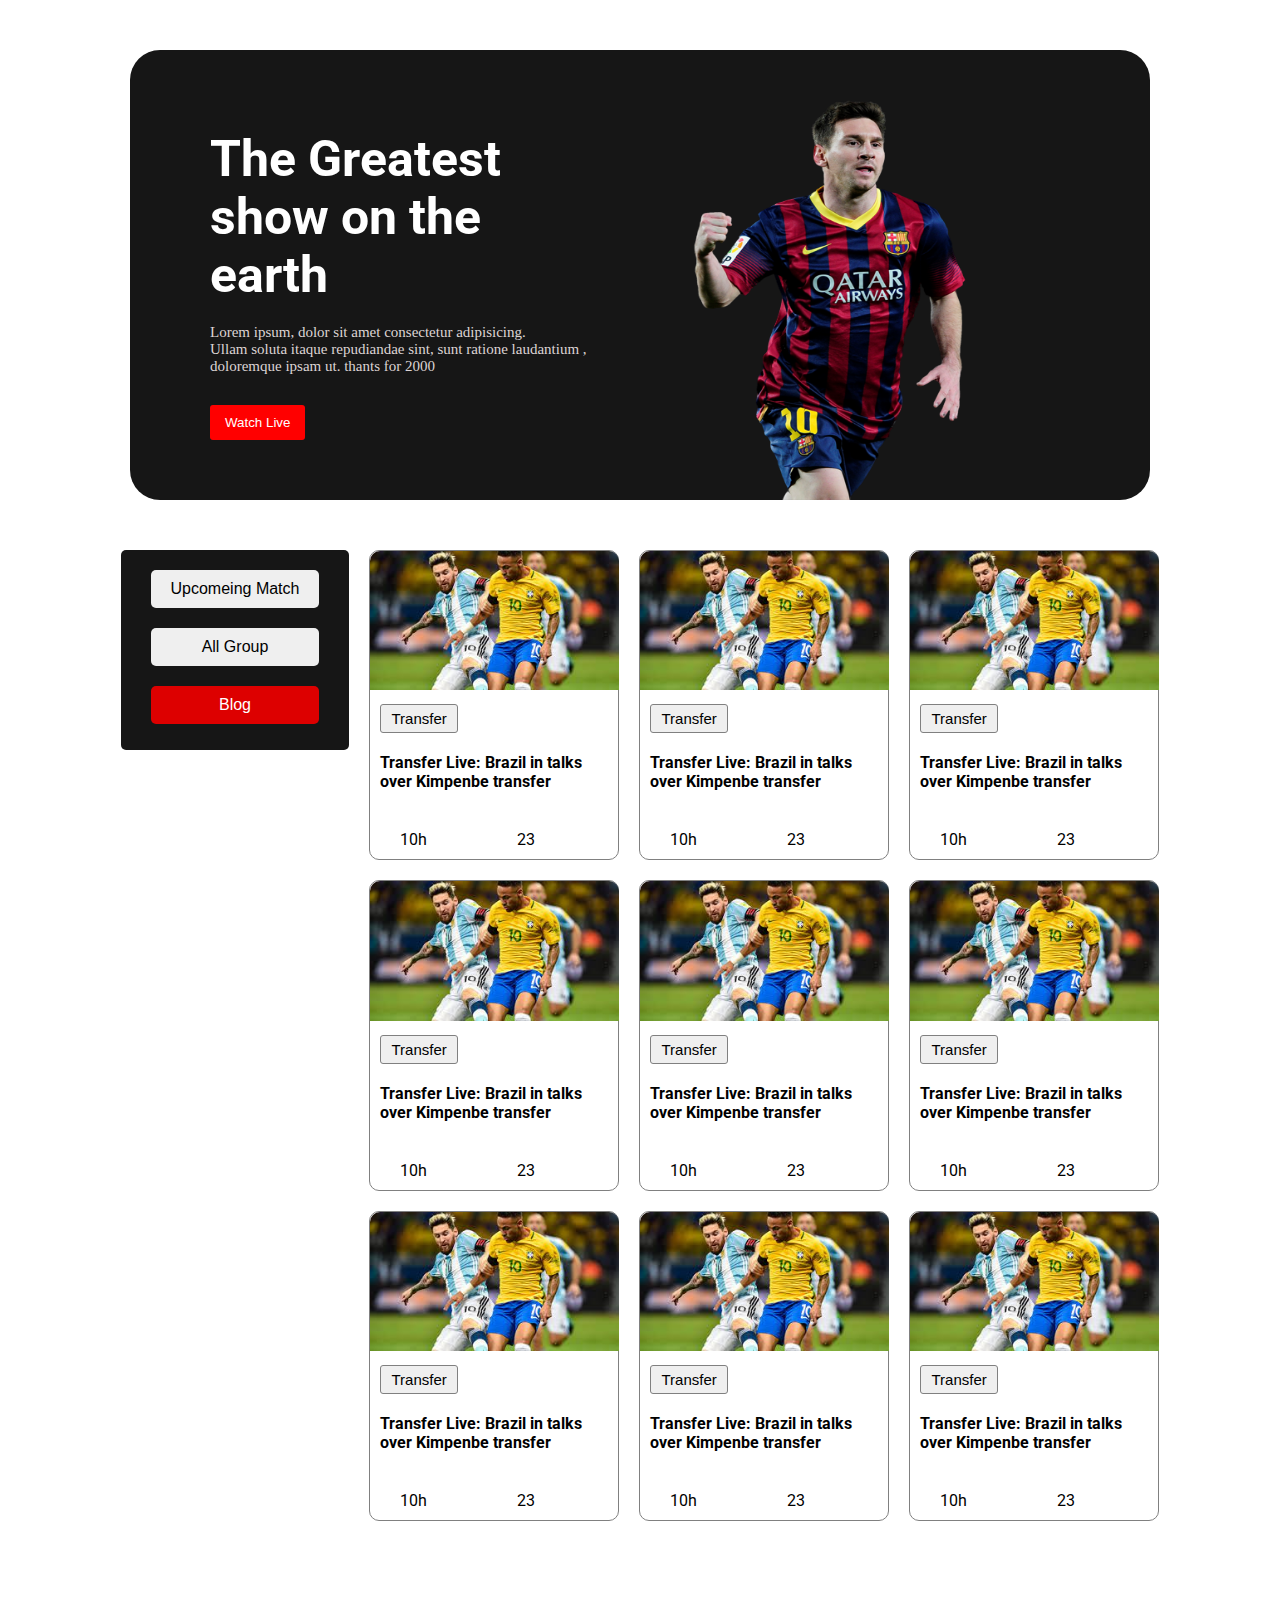
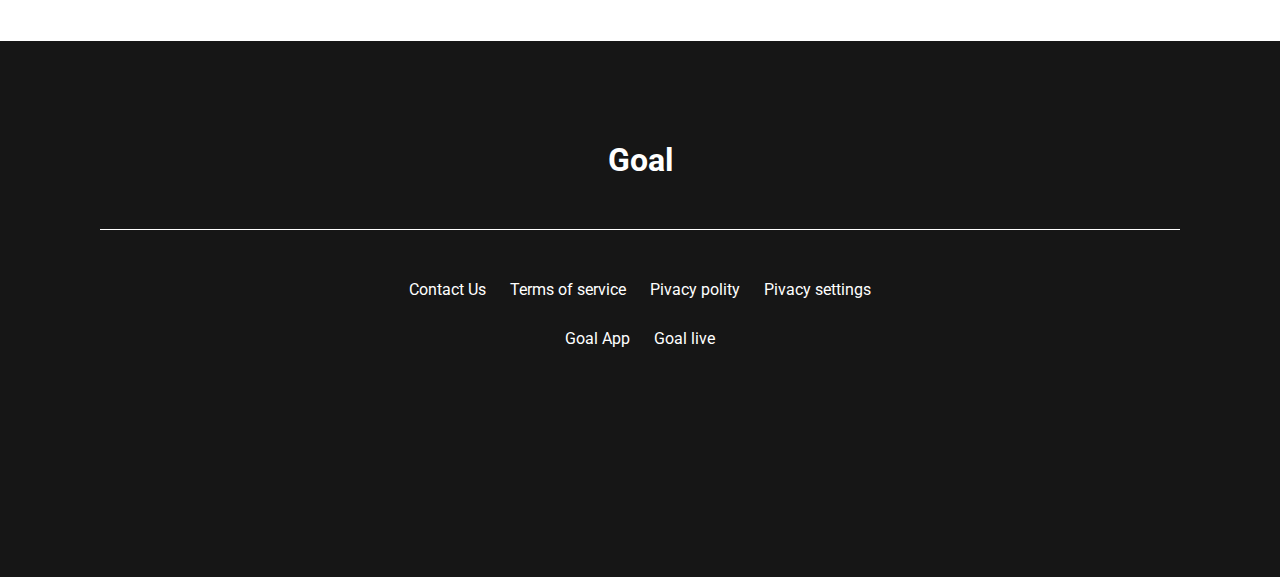
<file: index.html>
<!DOCTYPE html>
<html lang="en">
<head>
    <meta charset="UTF-8">
    <meta http-equiv="X-UA-Compatible" content="IE=edge">
    <meta name="viewport" content="width=device-width, initial-scale=1.0">
    <title>Document</title>
    <link rel="preconnect" href="https://fonts.gstatic.com" crossorigin>
    <link href="https://fonts.googleapis.com/css2?family=Hurricane&family=Italianno&family=Montserrat&family=Roboto:wght@400;500;700;900&display=swap" rel="stylesheet">
    <link rel="stylesheet" href="https://cdnjs.cloudflare.com/ajax/libs/font-awesome/6.1.1/css/all.min.css" integrity="sha512-KfkfwYDsLkIlwQp6LFnl8zNdLGxu9YAA1QvwINks4PhcElQSvqcyVLLD9aMhXd13uQjoXtEKNosOWaZqXgel0g==" crossorigin="anonymous" referrerpolicy="no-referrer" />
<link rel="stylesheet" href="styles/style.css" class="css">
</head>
<body>
    <header>
        <article class="header-desc">
            <div class="header-heading">
                <h1>The Greatest <br>
                    show on the <br> earth</h1>
            </div>
            <div class="header-paragraph">
                <p>Lorem ipsum, dolor sit amet consectetur adipisicing. <br> Ullam soluta itaque repudiandae sint, <span>sunt ratione  laudantium ,<br>doloremque ipsam ut. thants for 2000</span></p>
            </div>
            <button class="btn">
                Watch Live
                <i class="fa-solid fa-chevron-right"></i>
            </button>
        </article>

        <div class="images">
            <img src="images/messi.png" alt="">
        </div>
            
    </header>
    <main class="main">
        <section class="button">

            <button class="match-btn">
                <a href="Webpage2.html" class="webpage2">
                    Upcomeing Match
                </a>
            </button>
            <button class="match-btn">
                All Group
            </button>
            <button class="match-btn  match-btn-red">
                Blog
            </button>
            
        </section>

        <secction class="match-time">
            <div class="match-shediul">
                <img src="images/match.png" alt="" class="image"><br>
                <button class="shediul-button">Transfer</button>
                <p class="paragraph">Transfer Live: Brazil in talks over Kimpenbe transfer</p>
                <br>
                <div class="others">
                    <i class="fa-regular fa-clock clock"></i>
                    <p class="time">10h</p>

                        
                   <div class="message">
                    <i class="fa-regular fa-message clock message-icon"></i>
                    <p class="time">23</p>

                    </div>

                   </div>

                </div>
            <div class="match-shediul">
                <img src="images/match.png" alt="" class="image"><br>
                <button class="shediul-button">Transfer</button>
                <p class="paragraph">Transfer Live: Brazil in talks over Kimpenbe transfer</p>
                <br>
                <div class="others">
                    <i class="fa-regular fa-clock clock"></i>
                    <p class="time">10h</p>

                        
                   <div class="message">
                    <i class="fa-regular fa-message clock message-icon"></i>
                    <p class="time">23</p>

                    </div>

                   </div>

                </div>
            <div class="match-shediul">
                <img src="images/match.png" alt="" class="image"><br>
                <button class="shediul-button">Transfer</button>
                <p class="paragraph">Transfer Live: Brazil in talks over Kimpenbe transfer</p>
                <br>
                <div class="others">
                    <i class="fa-regular fa-clock clock"></i>
                    <p class="time">10h</p>

                        
                   <div class="message">
                    <i class="fa-regular fa-message clock message-icon"></i>
                    <p class="time">23</p>

                    </div>

                   </div>

                </div>
            <div class="match-shediul">
                <img src="images/match.png" alt="" class="image"><br>
                <button class="shediul-button">Transfer</button>
                <p class="paragraph">Transfer Live: Brazil in talks over Kimpenbe transfer</p>
                <br>
                <div class="others">
                    <i class="fa-regular fa-clock clock"></i>
                    <p class="time">10h</p>

                        
                   <div class="message">
                    <i class="fa-regular fa-message clock message-icon"></i>
                    <p class="time">23</p>

                    </div>

                   </div>

                </div>
            <div class="match-shediul">
                <img src="images/match.png" alt="" class="image"><br>
                <button class="shediul-button">Transfer</button>
                <p class="paragraph">Transfer Live: Brazil in talks over Kimpenbe transfer</p>
                <br>
                <div class="others">
                    <i class="fa-regular fa-clock clock"></i>
                    <p class="time">10h</p>

                        
                   <div class="message">
                    <i class="fa-regular fa-message clock message-icon"></i>
                    <p class="time">23</p>

                    </div>

                   </div>

                </div>
            <div class="match-shediul">
                <img src="images/match.png" alt="" class="image"><br>
                <button class="shediul-button">Transfer</button>
                <p class="paragraph">Transfer Live: Brazil in talks over Kimpenbe transfer</p>
                <br>
                <div class="others">
                    <i class="fa-regular fa-clock clock"></i>
                    <p class="time">10h</p>

                        
                   <div class="message">
                    <i class="fa-regular fa-message clock message-icon"></i>
                    <p class="time">23</p>

                    </div>

                   </div>

                </div>
            <div class="match-shediul">
                <img src="images/match.png" alt="" class="image"><br>
                <button class="shediul-button">Transfer</button>
                <p class="paragraph">Transfer Live: Brazil in talks over Kimpenbe transfer</p>
                <br>
                <div class="others">
                    <i class="fa-regular fa-clock clock"></i>
                    <p class="time">10h</p>

                        
                   <div class="message">
                    <i class="fa-regular fa-message clock message-icon"></i>
                    <p class="time">23</p>

                    </div>

                   </div>

                </div>
            <div class="match-shediul">
                <img src="images/match.png" alt="" class="image"><br>
                <button class="shediul-button">Transfer</button>
                <p class="paragraph">Transfer Live: Brazil in talks over Kimpenbe transfer</p>
                <br>
                <div class="others">
                    <i class="fa-regular fa-clock clock"></i>
                    <p class="time">10h</p>

                        
                   <div class="message">
                    <i class="fa-regular fa-message clock message-icon"></i>
                    <p class="time">23</p>

                    </div>

                   </div>

                </div>
                <span>
            <div class="match-shediul">
                <img src="images/match.png" alt="" class="image"><br>
                <button class="shediul-button">Transfer</button>
                <p class="paragraph">Transfer Live: Brazil in talks over Kimpenbe transfer</p>
                <br>
                <div class="others">
                    <i class="fa-regular fa-clock clock"></i>
                    <p class="time">10h</p>

                        
                   <div class="message">
                    <i class="fa-regular fa-message clock message-icon"></i>
                    <p class="time">23</p>

                    </div>

                   </div>

                </div>
            </span>
        </secction>
    </main>
    <footer class="footer">
        <h1 class="goal">Goal</h1>
        <div class="links">
            <div class="div">
                <a href="#" class="a">Contact Us</a>
                <a href="#" class="a">Terms of service</a>
                <a href="#" class="a">Pivacy polity</a>
                <a href="#" class="a">Pivacy settings</a>
            </div>
            <div class="another-div">
                <a href="#" class="a">Goal App</a>
                <a href="#" class="a">Goal live</a>
            </div>
        </div>
        <div class="media-links">
            <i class="fa-brands fa-facebook-f btn-link" style="padding: 10px;"></i>
            <i class="fa-brands fa-twitter btn-link" style="padding: 10px;"></i>
            <i class="fa-brands fa-linkedin btn-link" style="padding: 10px;"></i>
            <i class="fa-brands fa-instagram btn-link" style="padding: 10px;"></i>
        </div>
    </footer>
</body>
</html>
</file>
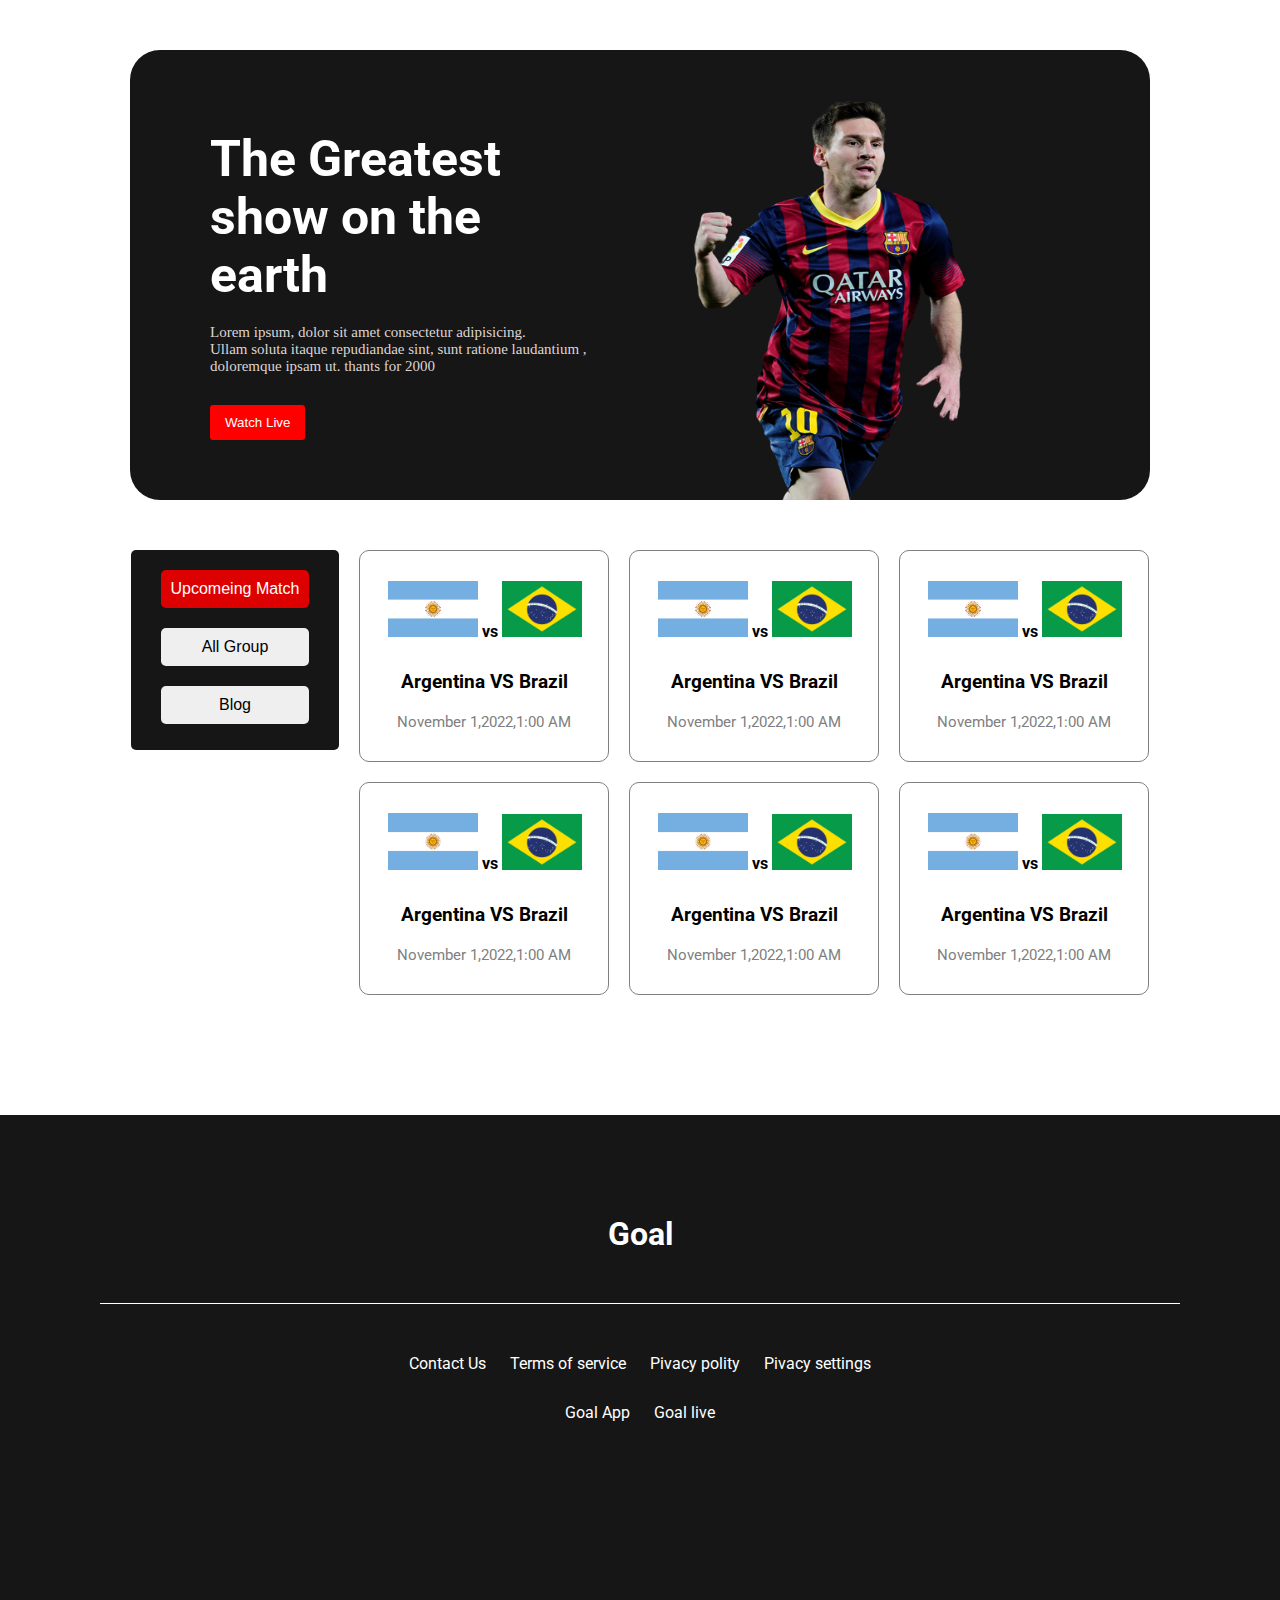
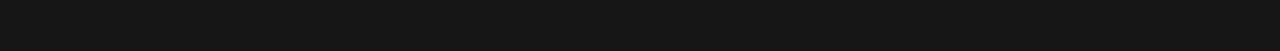
<file: Webpage2.html>
<!DOCTYPE html>
<html lang="en">
<head>
    <meta charset="UTF-8">
    <meta http-equiv="X-UA-Compatible" content="IE=edge">
    <meta name="viewport" content="width=device-width, initial-scale=1.0">
    <title>Document</title>
    <link rel="preconnect" href="https://fonts.gstatic.com" crossorigin>
    <link href="https://fonts.googleapis.com/css2?family=Hurricane&family=Italianno&family=Montserrat&family=Roboto:wght@400;500;700;900&display=swap" rel="stylesheet">
    <link rel="stylesheet" href="https://cdnjs.cloudflare.com/ajax/libs/font-awesome/6.1.1/css/all.min.css" integrity="sha512-KfkfwYDsLkIlwQp6LFnl8zNdLGxu9YAA1QvwINks4PhcElQSvqcyVLLD9aMhXd13uQjoXtEKNosOWaZqXgel0g==" crossorigin="anonymous" referrerpolicy="no-referrer" />
<link rel="stylesheet" href="styles/style.css" class="css">
<link rel="stylesheet" href="styles/style2.css" class="css">
</head>
<body>
    <header>
        <article class="header-desc">
            <div class="header-heading">
                <h1>The Greatest <br>
                    show on the <br> earth</h1>
            </div>
            <div class="header-paragraph">
                <p>Lorem ipsum, dolor sit amet consectetur adipisicing. <br> Ullam soluta itaque repudiandae sint, <span>sunt ratione  laudantium ,<br>doloremque ipsam ut. thants for 2000</span></p>
            </div>
            <button class="btn">
                Watch Live
                <i class="fa-solid fa-chevron-right"></i>
            </button>
        </article>

        <div class="images">
            <img src="images/messi.png" alt="">
        </div>
            
    </header>
    <main class="main">
        <section class="button">

            <button class="match-btn match-btn-red">
                Upcomeing Match
            </button>
            <button class="match-btn">
                All Group
            </button>
            <button class="match-btn">
                <a href="index.html" class="webpage2">
                    Blog
                </a>
            </button>
            
        </section>

        <secction class="match-time">
            <div class="match-shediul">

                <div class="image">
                    <img src="images/Argentina.png" alt="" class="argentina">
                    <strong class="vs">
                        vs
                    </strong>
                    <img src="images/Brazil.webp" alt="" class="brazil">
                </div>
                <div class="shediul">
                    <h3>Argentina VS Brazil</h3>
                    <p class="p">November 1,2022,1:00 AM</p>
                </div>

            </div>
            <div class="match-shediul">
                <div class="image">
                    <img src="images/Argentina.png" alt="" class="argentina">
                    <strong class="vs">
                        vs
                    </strong>
                    <img src="images/Brazil.webp" alt="" class="brazil">
                </div>
                <div class="shediul">
                    <h3>Argentina VS Brazil</h3>
                    <p class="p">November 1,2022,1:00 AM</p>
                </div>
            </div>
            <div class="match-shediul">
                <div class="image">
                    <img src="images/Argentina.png" alt="" class="argentina">
                    <strong class="vs">
                        vs
                    </strong>
                    <img src="images/Brazil.webp" alt="" class="brazil">
                </div>
                <div class="shediul">
                    <h3>Argentina VS Brazil</h3>
                    <p class="p">November 1,2022,1:00 AM</p>
                </div>
            </div>
            <div class="match-shediul">

                <div class="image">
                    <img src="images/Argentina.png" alt="" class="argentina">
                    <strong class="vs">
                        vs
                    </strong>
                    <img src="images/Brazil.webp" alt="" class="brazil">
                </div>
                <div class="shediul">
                    <h3>Argentina VS Brazil</h3>
                    <p class="p">November 1,2022,1:00 AM</p>
                </div>
            </div>
            <div class="match-shediul">
                <div class="image">
                    <img src="images/Argentina.png" alt="" class="argentina">
                    <strong class="vs">
                        vs
                    </strong>
                    <img src="images/Brazil.webp" alt="" class="brazil">
                </div>
                <div class="shediul">
                    <h3>Argentina VS Brazil</h3>
                    <p class="p">November 1,2022,1:00 AM</p>
                </div>
            </div>
            <div class="match-shediul">
                <div class="image">
                    <img src="images/Argentina.png" alt="" class="argentina">
                    <strong class="vs">
                        vs
                    </strong>
                    <img src="images/Brazil.webp" alt="" class="brazil">
                </div>
                <div class="shediul">
                    <h3>Argentina VS Brazil</h3>
                    <p class="p">November 1,2022,1:00 AM</p>
                </div>

            </div>
        </secction>
    </main>
    <footer class="footer">
        <h1 class="goal">Goal</h1>
        <div class="links">
            <div class="div">
                <a href="#">Contact Us</a>
                <a href="#">Terms of service</a>
                <a href="#">Pivacy polity</a>
                <a href="#">Pivacy settings</a>
            </div>
            <div class="another-div">
                <a href="#">Goal App</a>
                <a href="#">Goal live</a>
            </div>
        </div>
        <div class="media-links">
            <i class="fa-brands fa-facebook-f btn-link" style="padding: 10px;"></i>
            <i class="fa-brands fa-twitter btn-link" style="padding: 10px;"></i>
            <i class="fa-brands fa-linkedin btn-link" style="padding: 10px;"></i>
            <i class="fa-brands fa-instagram btn-link" style="padding: 10px;"></i>
        </div>
    </footer>
</body>
</html>
</file>
<file: styles/style.css>
*{
    margin: 0;
    padding: 0;
    box-sizing: border-box;
}

html{
    scroll-behavior: smooth;
    font-family: 'Roboto', sans-serif;
}
body{
    display: flex;
    flex-direction: column;
    justify-content: center;
    align-items: center;
}
header{
    display: flex;
    background: #161616;
    width: 1020px;
    height: 450px;
    color: white;
    margin: 50px 140px;
    border-radius: 30px;
}
.footer{
    margin-top: 100px;
    display: flex;
    flex-direction: column;
    padding: 100px;
    text-align: center;
    width: 100%;
    background: #161616;
    color: white;

}
article{
    height: 431px;
    width: auto;
    padding: 80px;
}
article h1{
    font-size: 50px;
    white-space: wrap;
    padding-bottom: 20px;
}
article .header-paragraph p{
    font-size: 15px;
    font-family:'Poppins';
    padding-bottom: 20px;
    color: rgb(221, 212, 212);
}
article button{
    border: none;
    background-color: red;
    color: white;
    padding: 10px 15px;
    margin-top: 10px;
    border-radius: 3px;
}
header .images img{
   width: 400px;
   height: 400px;
   margin-bottom: 0;
   margin-top: 50px;
   padding-left: 20px;
}
.main{
    display: flex;
    flex-direction: row;
}
.btn:hover{
    transform: scale(1.1);
    transition: 0.4s;
}
.btn{
    color: white;
}
.button{
    display: flex;
    flex-direction: column;
    background: #161616;
    padding: 20px;
    padding-top: 10px;
    padding-bottom: 10px;
    border-radius: 5px;
    width: auto;
    height: 200px;
}
/* .paragraph{
   color: black;
} */
.match-btn{
    margin: 10px;
    padding: 10px;
    font-size: 1em;
    border: none;
    border-radius: 5px;
}
.match-btn:hover{
    transform: scale(1.1);
    transition: transform 0.4s;
}
.match-btn-red{
    background: #DD0000;
    color: white;
}
.match-time{
    display: grid;
    grid-template-columns: repeat(3, 1fr);
}
.match-shediul{
    width: 250px;
    height: auto;
    border: 0.02px solid gray;
    margin-left: 20px;
    margin-bottom: 20px;
    border-radius: 10px;
}
.match-shediul:hover{
    transform: scale(1.02);
    transition: 0.4s;
    background-color: rgb(3, 3, 51);
    color: white;
}
.match-shediul:hover .shediul-button{
    background-color: rgb(7, 61, 105);
    color: whitesmoke;
}
.image{
    width: 249px;
    border-radius: 10px 10px 0px 0px;
}
.paragraph{
    font-weight: bold;
    padding: 10px;
}
.shediul-button{
    padding-right: 10px;
    padding-left: 10px;
    padding-top: 5px;
    padding-bottom: 5px;
    margin: 10px;
    border-radius: 3px;
    border: 0.02px solid gray;
    font-size: 15px;
}
.shediul-button:hover{
    transform: scale(1.02);
    font-size: 15px;
    transition: all 0.4s;
    color: white;
    border: 1px solid rgb(190, 180, 180);
}
.clock{
    padding: 10px;
}
.time{
    padding: 10px;
}
.others{
    display: flex;
    flex-direction: row;
}
.message{
    display: flex;
    padding-left: 50px;
}
.goal{
    padding-bottom: 50px;
    border-bottom: 0.5px solid white;
}
.links{
    padding-top: 50px;
    color: white;
}
a{
    padding: 10px;
    text-decoration: none;
    transition: all 0.4s;
    color: white;
}
a:hover{
    text-decoration: underline;
}
.div{
    padding-bottom: 30px;
}
.media-links{
    margin: 50px;
    font-size: 25px;
}
.btn-link:hover{
   transform: scale(1.2);
   transition: transform 0.2s;
}
.webpage2{
    color: black;
}
.webpage2:hover{
    text-decoration: none;
}
@media screen and (min-width:688px) and (max-width:992px){
    *{
        margin: 0;
        padding: 0;
        box-sizing: border-box;
    }
    
    html{
        scroll-behavior: smooth;
        font-family: 'Roboto', sans-serif;
    }
    body{
        display: flex;
        flex-direction: column;
        justify-content: center;
        align-items: center;
    }
    header{
        display: flex;
        background: #161616;
        width: 650px;
        height: 350px;
        color: white;
        border-radius: 30px;
        padding: 0px;
        margin: 10px;
        margin-right: 10px;
        margin-bottom: 50px;
    }
    .footer{
        margin-top: 80px;
        display: flex;
        flex-direction: column;
        padding: 50px;
        text-align: center;
        width: 100%;
        background: #161616;
        color: white;
    
    }
    article{
        height: auto;
        width: auto;
        padding: 30px;
        margin-top: 20px;
        margin-left: 50px;
    }
    article h1{
        font-size: 30px;
        white-space: wrap;
        padding-bottom: 20px;
    }
    article .header-paragraph p{
        font-size: 15px;
        font-family:'Poppins';
        padding-bottom: 20px;
        color: rgb(221, 212, 212);
    }
    article button{
        border: none;
        background-color: red;
        color: white;
        padding: 10px 15px;
        margin-top: 10px;
        border-radius: 3px;
    }
    span{
        display: none;
    }
    header .images img{
       width: 300px;
       height: 300px;
       margin-bottom: 0;
       margin-top: 50px;
       padding-left: 20px;
    }
    .main{
        display: flex;
        flex-direction: column;
        justify-content: center;
        align-items: center;
    }
    .btn:hover{
        transform: scale(1.1);
        transition: 0.4s;
    }
    .button{
        display: flex;
        flex-direction: row;
        border-radius: 5px;
        background-color: transparent;
    }
    .match-btn{
        margin: 20px;
        padding: 10px;
        border: none;
        border-radius: 5px;
        width: 180px;
        height: 50px;
    }
    .match-btn:hover{
        transform: scale(1.1);
        transition: transform 0.4s;
    }
    .match-btn-red{
        background: #DD0000;
        color: white;
    }
    .match-time{
        display: grid;
        grid-template-columns: repeat(2, 1fr);
        gap: 30px;
    }
    .match-shediul{
        width: 290px;
        height: auto;
        border: 0.02px solid gray;
        margin-left: 20px;
        margin-bottom: 20px;
        border-radius: 10px;
    }
    .match-shediul:hover{
        transform: scale(1.02);
        transition: 0.4s;
        background-color: rgb(3, 3, 51);
    }
    .match-shediul:hover .shediul-button{
        background-color: rgb(7, 61, 105);
        color: whitesmoke;
    }
    .image{
        width: 289px;
        border-radius: 10px 10px 0px 0px;
    }
    .paragraph{
        font-weight: bold;
        padding: 10px;
    }
    .shediul-button{
        padding-right: 10px;
        padding-left: 10px;
        padding-top: 5px;
        padding-bottom: 5px;
        margin: 10px;
        border-radius: 3px;
        border: 0.02px solid gray;
        font-size: 15px;
    }
    .shediul-button:hover{
        transform: scale(1.02);
        font-size: 15px;
        transition: all 0.4s;
        color: white;
        border: 1px solid rgb(190, 180, 180);
    }
    .clock{
        padding: 10px;
    }
    .time{
        padding: 10px;
    }
    .others{
        display: flex;
        flex-direction: row;
    }
    .message{
        display: flex;
        padding-left: 50px;
    }
    .goal{
        padding-bottom: 50px;
        border-bottom: 0.5px solid white;
    }
    .links{
        padding-top: 50px;
    }
    a{
        padding: 10px;
        text-decoration: none;
        transition: all 0.4s;
        color: white;
    }
    a:hover{
        text-decoration: underline;
    }
    .div{
        padding-bottom: 30px;
    }
}
@media screen and (max-width:667px){
    *{
        margin: 0;
        padding: 0;
        box-sizing: border-box;
    }
    
    html{
        scroll-behavior: smooth;
        font-family: 'Roboto', sans-serif;
    }
    body{
        display: flex;
        flex-direction: column;
        align-items: center;
    }
    header{
        display: flex;
        flex-direction: column;
        justify-content: center;
        background: #161616;
        width: auto;
        height: 600px;
        color: white;
        margin: 50px;
        border-radius: 30px;
        text-align: center;
    }
    .footer{
        margin-top: 100px;
        display: flex;
        flex-direction: column;
        padding: 100px;
        text-align: center;
        width: 100%;
        background: #161616;
        color: white;
    
    }
    article{
        height: 431px;
        width: auto;
        padding-bottom: 16px;
        text-align: center;
        padding-top: 70px;
    }
    article h1{
        font-size: 30px;
        white-space: wrap;
        padding-bottom: 20px;
        text-align: center;
    }
    span{
        display: none;
    }
    article .header-paragraph p{
        font-size: 15px;
        font-family:'Poppins';
        padding-bottom: 20px;
        color: rgb(221, 212, 212);
    }
    article button{
        border: none;
        background-color: red;
        color: white;
        padding: 10px 15px;
        margin-top: 10px;
        border-radius: 3px;
    }
    header .images img{
       width: 250px;
       height: 250px;
       margin-bottom: 0;
       margin-top: 20px;
       padding-left: 20px;
    }
    .main{
        display: flex;
        flex-direction: column;
    }
    .btn:hover{
        transform: scale(1.1);
        transition: 0.4s;
    }
    .button{
        display: flex;
        flex-direction: column;
        justify-content: center;
        align-items: center;
        background: transparent;
        border-radius: 5px;
        width: auto;
        height: 200px;
    }
    .match-btn{
        margin: 10px;
        padding: 10px;
        font-size: 1em;
        width: 400px;
        border: none;
        border-radius: 5px;
    }
    .match-btn:hover{
        transform: scale(1.1);
        transition: transform 0.4s;
    }
    .match-btn-red{
        background: #DD0000;
        color: white;
    }
    .match-time{
        display: grid;
        grid-template-columns: repeat(1, 1fr);
        margin: auto;
    }
    .match-shediul{
        width: 350px;
        height: auto;
        border: 0.02px solid gray;
        margin-left: 20px;
        margin-bottom: 20px;
        border-radius: 10px;
    }
    .match-shediul:hover{
        transform: scale(1.02);
        transition: 0.4s;
        background-color: rgb(3, 3, 51);
        color: white;
    }
    .match-shediul:hover .shediul-button{
        background-color: rgb(7, 61, 105);
        color: whitesmoke;
    }
    .image{
        width: 349px;
        border-radius: 10px 10px 0px 0px;
    }
    .paragraph{
        font-weight: bold;
        padding: 10px;
    }
    .shediul-button{
        padding-right: 10px;
        padding-left: 10px;
        padding-top: 5px;
        padding-bottom: 5px;
        margin: 10px;
        border-radius: 3px;
        border: 0.02px solid gray;
        font-size: 15px;
    }
    .shediul-button:hover{
        transform: scale(1.02);
        font-size: 15px;
        transition: all 0.4s;
        color: white;
        border: 1px solid rgb(190, 180, 180);
    }
    .clock{
        padding: 10px;
    }
    .time{
        padding: 10px;
    }
    .others{
        display: flex;
        flex-direction: row;
    }
    .message{
        display: flex;
        padding-left: 50px;
    }
    .goal{
        padding-bottom: 50px;
        border-bottom: 0.5px solid white;
    }
    .links{
        padding-top: 50px;
        display: flex;
        flex-direction: column;
    }
    a{
        padding: 10px;
        text-decoration: none;
        transition: all 0.4s;
        color: white;
    }
    .btn{
        color: black;
    }
    a:hover{
        text-decoration: underline;
    }
    .div{
        padding-bottom: 30px;
        display: flex;
        flex-direction: column;
        
    }
    .another-div{
        display: none;
    }
    .media-links{
        margin: 50px;
        font-size: 25px;
    }
    .btn-link:hover{
       transform: scale(1.2);
       transition: transform 0.2s;
    }
}
</file>
<file: styles/style2.css>
.image{
    margin-left: 50px;
    margin-top: 30px;
    margin-bottom: 20px;
    margin: 30px auto;
}
.argentina{
    width:90px;
}
.brazil{
    width: 80px;
}
.match-shediul{
    display: flex;
    flex-direction: column;
    justify-content: center;
    align-items: center;
}
/* .match-shediul:hover{
    background-color: transp;
    color: black;
} */
.match-time{
    text-align: center;
}
.p{
    padding-top: 20px;
    color: gray;
    font-size: 15px;
    margin-bottom: 30px;
}
@media screen and (max-width:667px){
    .image{
        margin-left: 50px;
        margin-top: 30px;
        margin-bottom: 20px;
        margin: 30px auto;
    }
    .argentina{
        width:90px;
    }
    .brazil{
        width: 80px;
    }
    .match-shediul{
        display: flex;
        flex-direction: column;
        justify-content: center;
        align-items: center;
        margin: 30px auto;
    }
    .match-shediul:hover{
        background-color: transparent;
        color: black;
    }
    .match-time{
        text-align: center;
    }
    .p{
        padding-top: 20px;
        color: gray;
        font-size: 15px;
        margin-bottom: 30px;
    }
}
</file>
